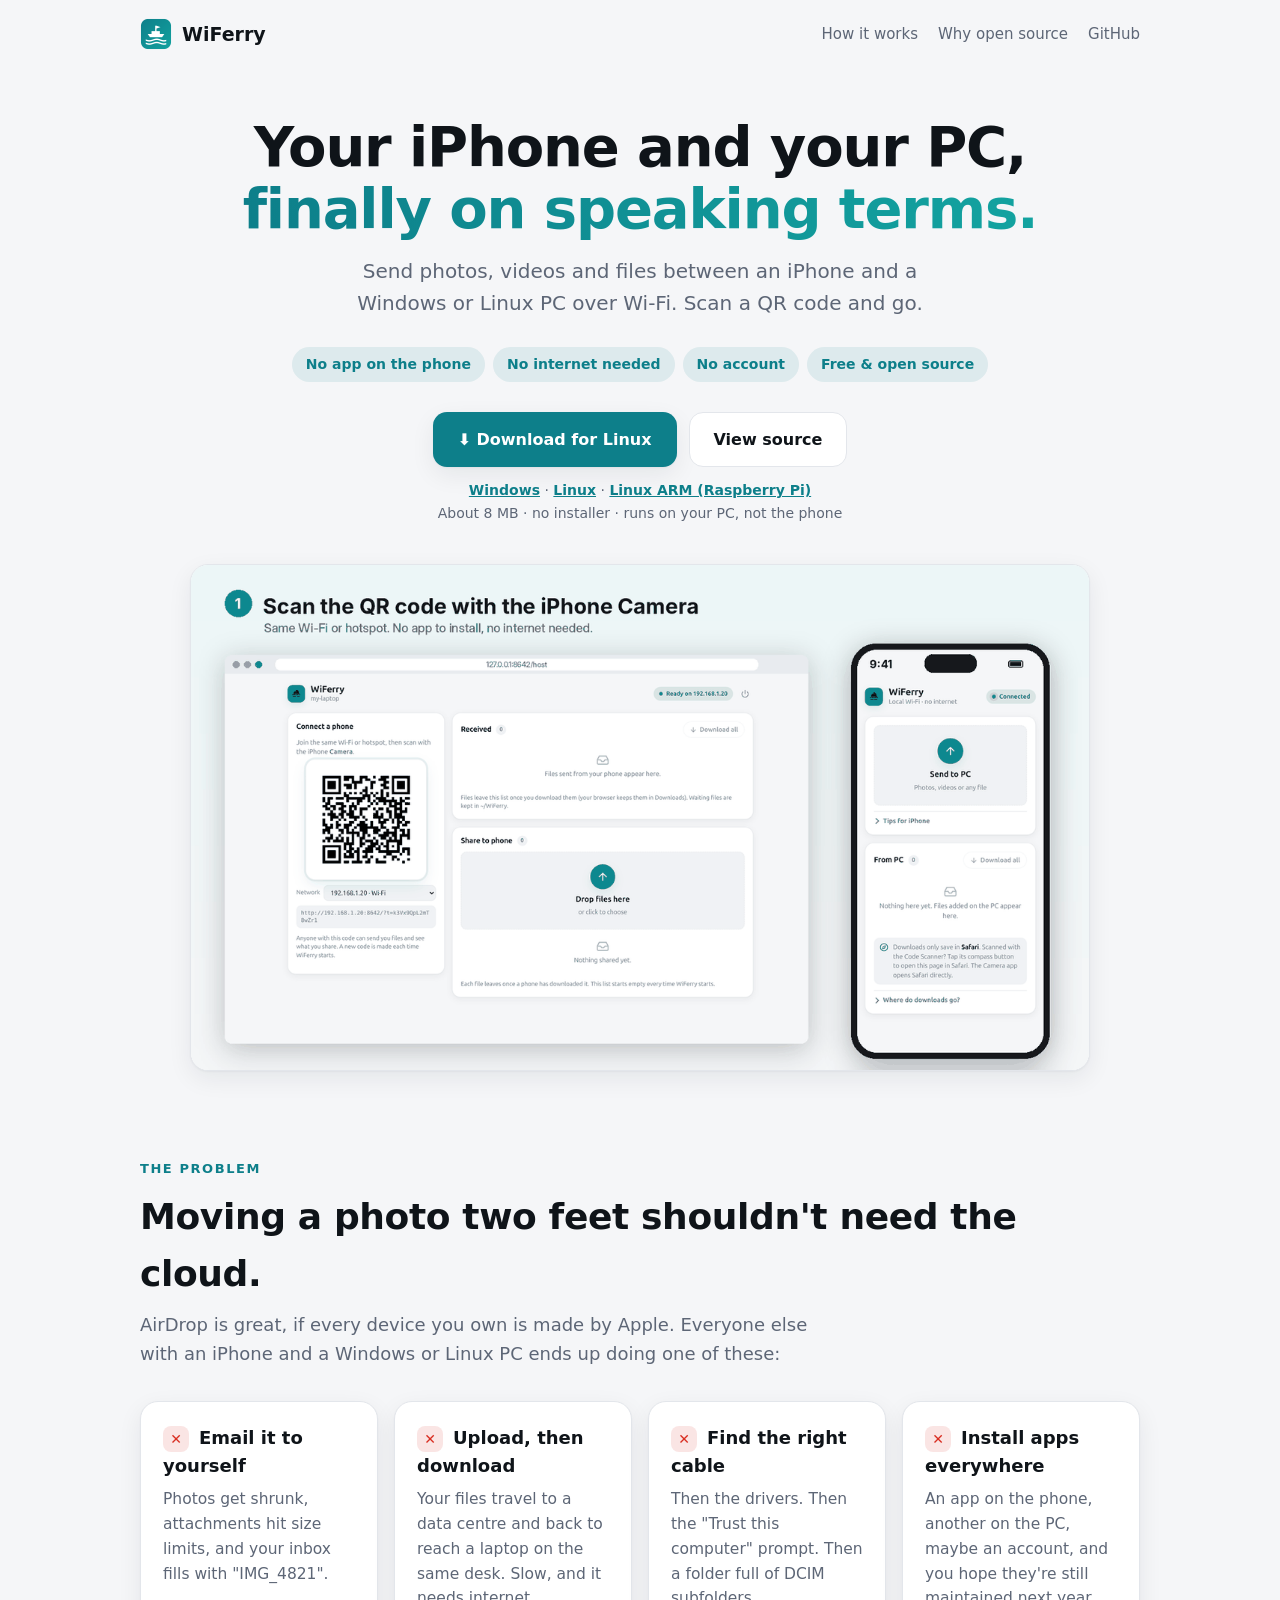
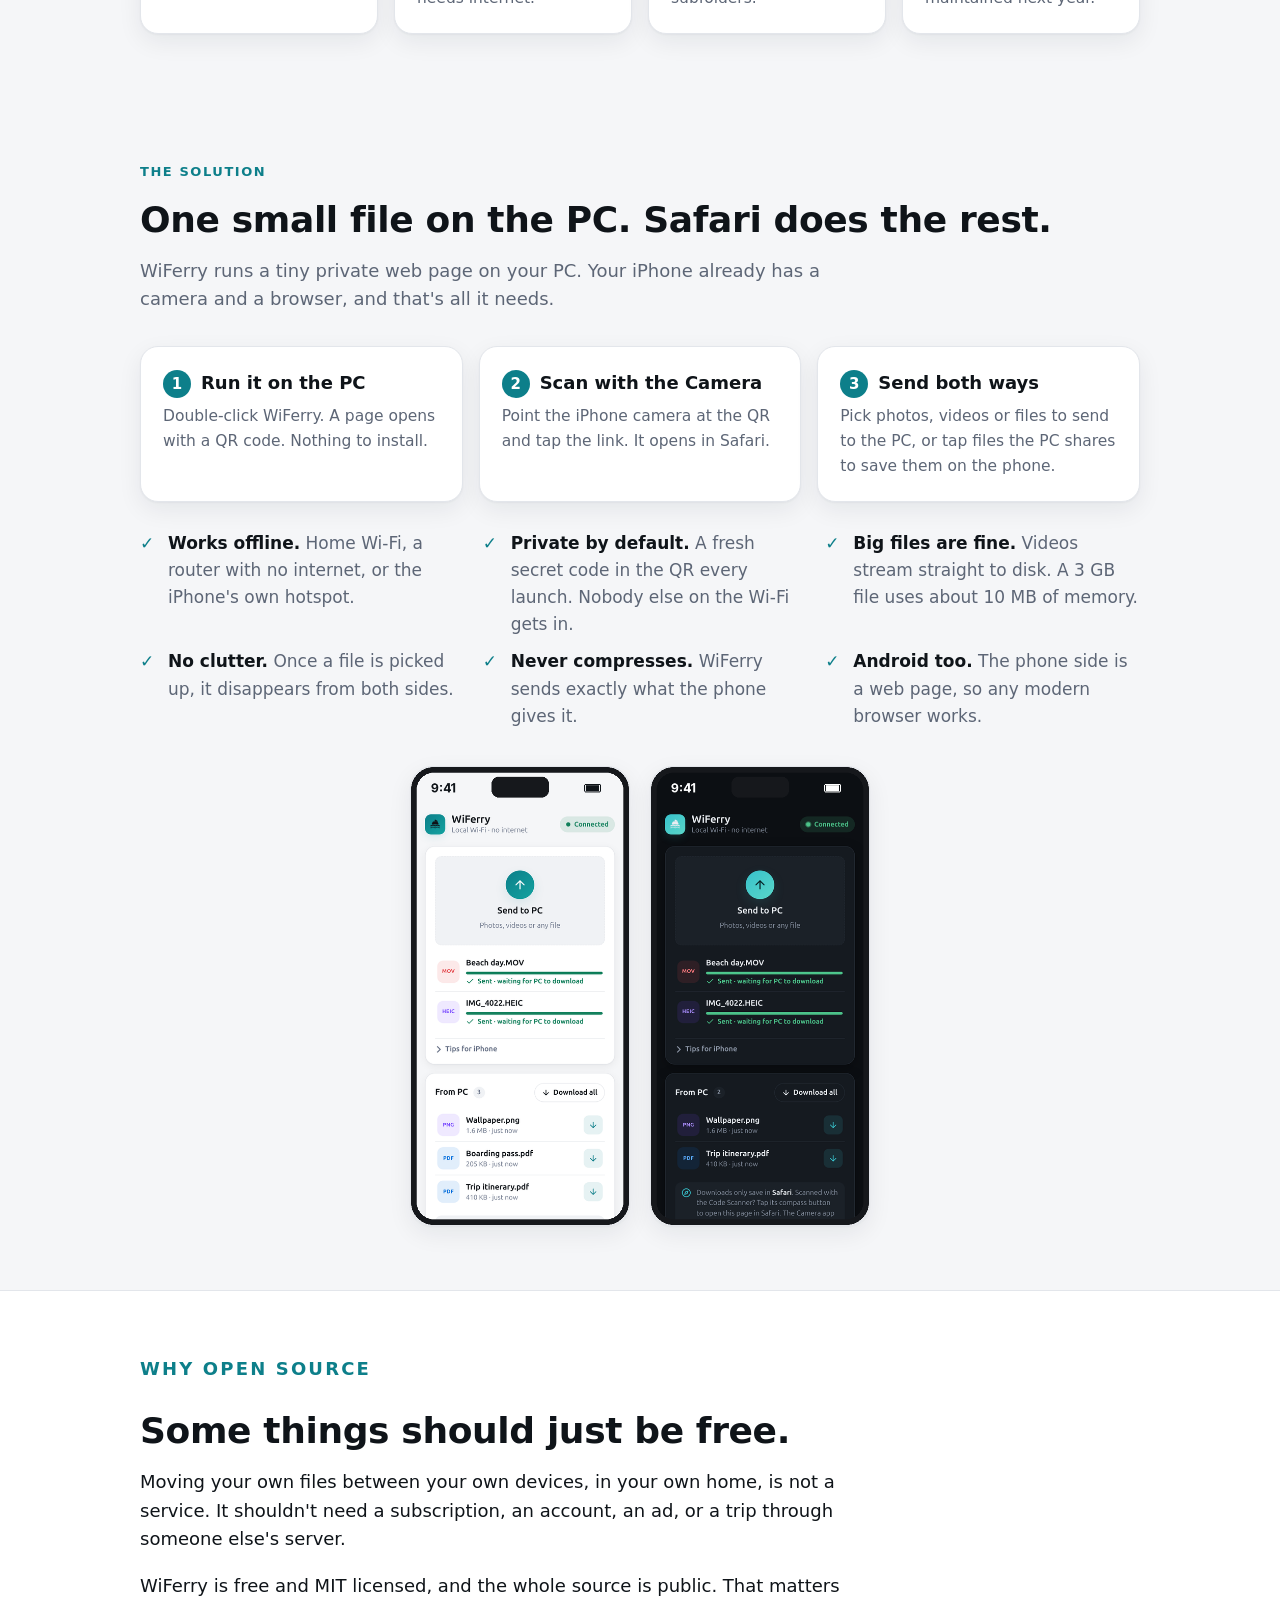
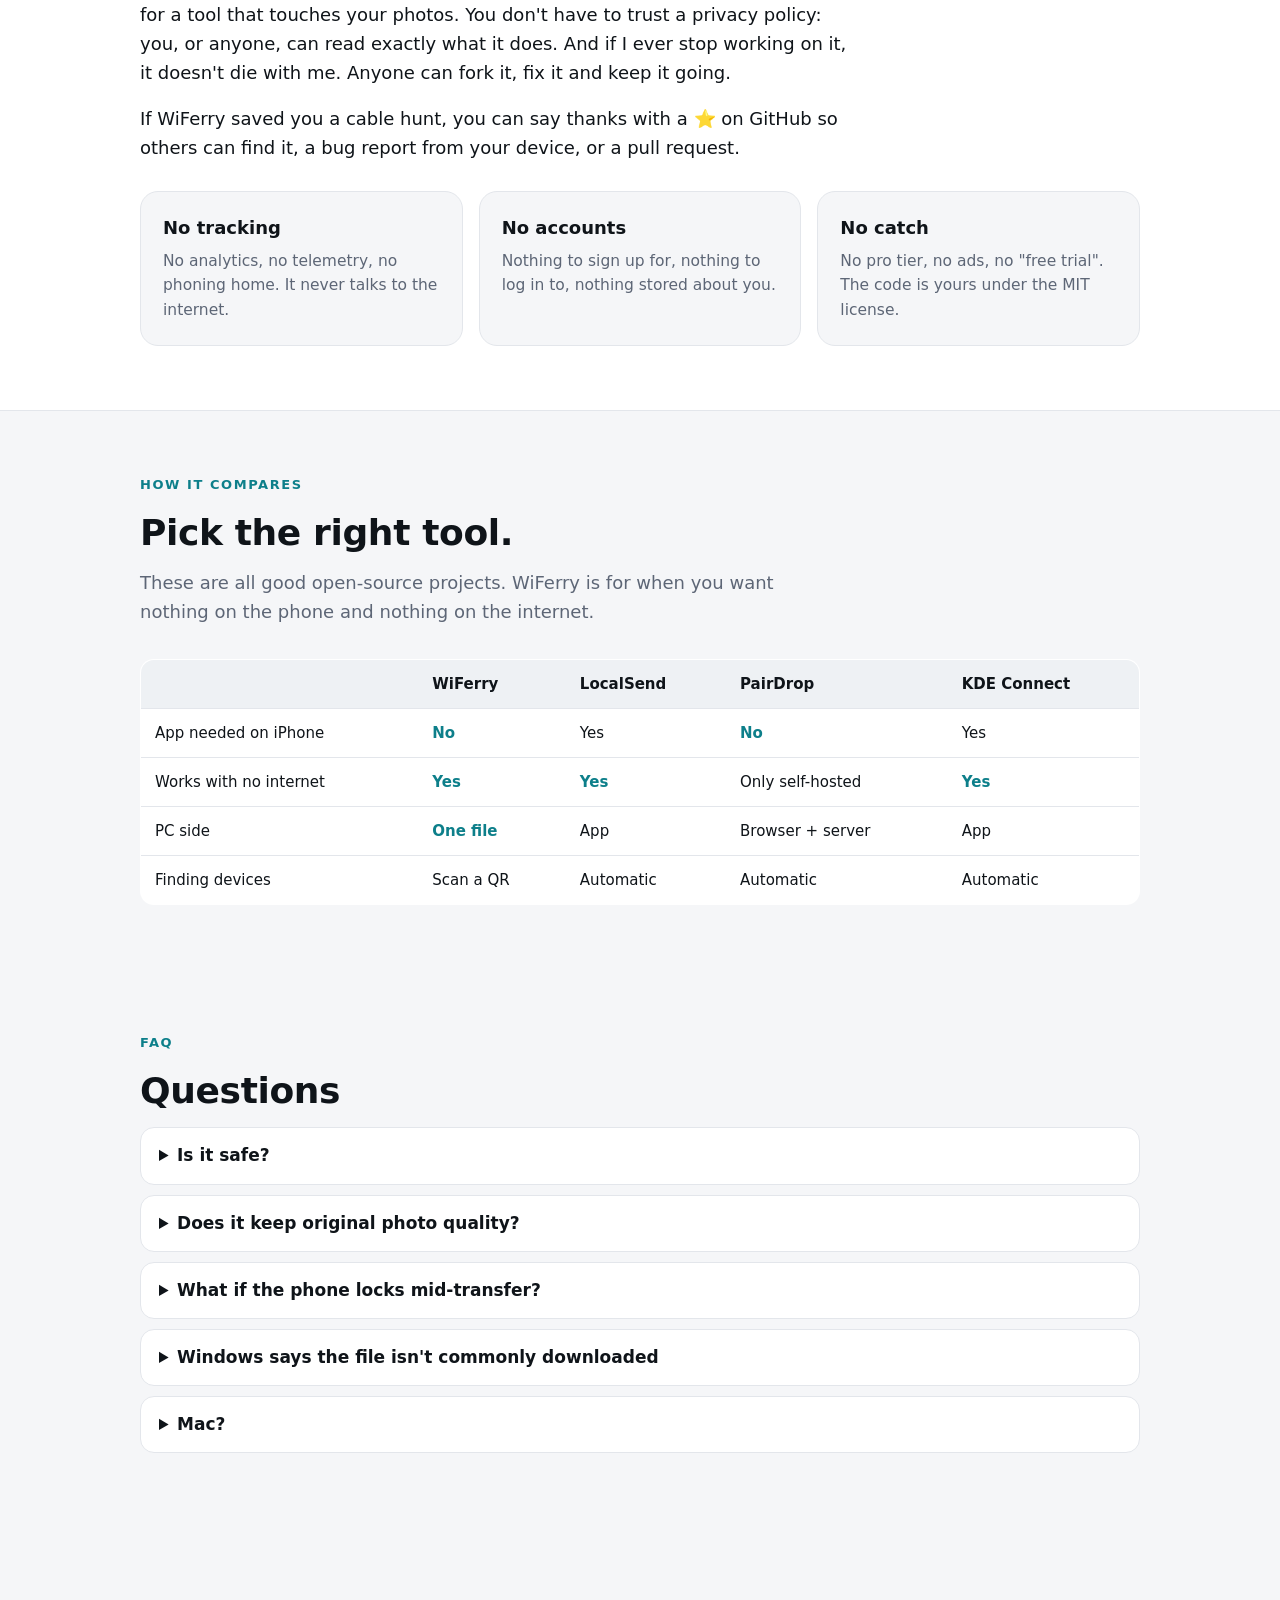
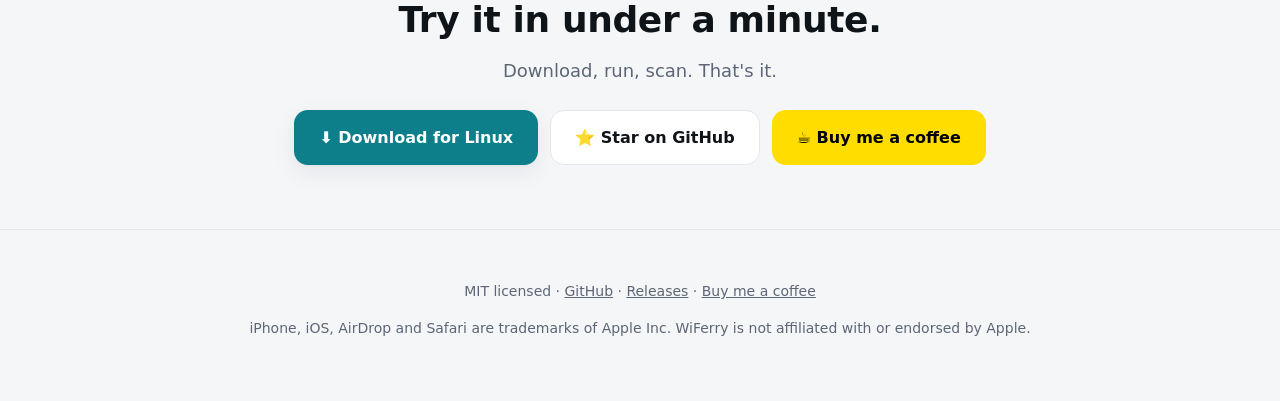
<file: docs/index.html>
<!doctype html>
<html lang="en">
<head>
<meta charset="utf-8">
<meta name="viewport" content="width=device-width, initial-scale=1">
<title>WiFerry · iPhone to PC file transfer over Wi-Fi</title>
<meta name="description" content="Send photos and files between your iPhone and a Windows or Linux PC over Wi-Fi. No app on the phone, no internet, one small file on the PC. Free and open source.">
<meta property="og:title" content="WiFerry">
<meta property="og:description" content="iPhone ↔ Windows/Linux file transfer over Wi-Fi. No app on the phone, no internet. Free and open source.">
<meta property="og:image" content="https://pramesh3.github.io/wiferry/images/social-preview.png">
<meta property="og:url" content="https://pramesh3.github.io/wiferry/">
<meta name="twitter:card" content="summary_large_image">
<link rel="icon" href="images/icon.png">
<style>
:root {
  --bg: #f5f6f8; --surface: #ffffff; --surface-2: #eef1f4;
  --text: #0f1419; --muted: #5d6676; --line: #e3e6eb;
  --accent: #0d7f8a; --accent-2: #13a3a0; --accent-soft: rgba(13,127,138,.1);
  --on-accent: #fff;
  --shadow: 0 1px 2px rgba(16,24,40,.04), 0 8px 24px rgba(16,24,40,.07);
  color-scheme: light dark;
}
@media (prefers-color-scheme: dark) {
  :root {
    --bg: #0c0f13; --surface: #151a20; --surface-2: #1b2128;
    --text: #e8ecf1; --muted: #8f99a8; --line: #252c35;
    --accent: #38c2cc; --accent-2: #5fd6cf; --accent-soft: rgba(56,194,204,.12);
    --on-accent: #06272a;
    --shadow: 0 1px 2px rgba(0,0,0,.3), 0 8px 24px rgba(0,0,0,.35);
  }
}
* { box-sizing: border-box; }
html { scroll-behavior: smooth; }
body {
  margin: 0; background: var(--bg); color: var(--text);
  font: 17px/1.6 system-ui, -apple-system, "Segoe UI", Roboto, Ubuntu, sans-serif;
  -webkit-font-smoothing: antialiased;
}
a { color: var(--accent); }
.wrap { max-width: 1040px; margin: 0 auto; padding: 0 20px; }
nav { display: flex; align-items: center; gap: 12px; padding: 18px 0; }
nav .brand { display: flex; align-items: center; gap: 10px; font-weight: 700; font-size: 19px; color: var(--text); text-decoration: none; }
nav .brand img { width: 32px; height: 32px; border-radius: 8px; }
nav .links { margin-left: auto; display: flex; gap: 20px; font-size: 15px; }
nav .links a { color: var(--muted); text-decoration: none; }
nav .links a:hover { color: var(--text); }

.hero { text-align: center; padding: 48px 0 24px; }
.hero h1 { font-size: clamp(34px, 6vw, 56px); line-height: 1.1; margin: 0 0 16px; letter-spacing: -.02em; }
.hero h1 span { background: linear-gradient(90deg, var(--accent), var(--accent-2)); -webkit-background-clip: text; background-clip: text; color: transparent; }
.hero p.sub { font-size: clamp(17px, 2.4vw, 20px); color: var(--muted); max-width: 640px; margin: 0 auto 28px; }
.pills { display: flex; flex-wrap: wrap; justify-content: center; gap: 8px; margin-bottom: 30px; }
.pill { background: var(--accent-soft); color: var(--accent); padding: 6px 14px; border-radius: 999px; font-size: 14px; font-weight: 600; }
.cta { display: flex; flex-wrap: wrap; justify-content: center; gap: 12px; }
.btn { display: inline-flex; align-items: center; gap: 8px; padding: 14px 24px; border-radius: 14px; font-weight: 650; text-decoration: none; font-size: 16px; border: 1px solid var(--line); color: var(--text); background: var(--surface); }
.btn.primary { background: var(--accent); color: var(--on-accent); border-color: transparent; box-shadow: var(--shadow); }
.btn.coffee { background: #ffdd00; color: #000; border-color: transparent; }
.btn:hover { filter: brightness(1.06); }
.small { font-size: 14px; color: var(--muted); margin-top: 12px; }
.dl-all a { font-weight: 600; }
.demo { margin: 40px auto 0; max-width: 900px; border-radius: 18px; overflow: hidden; box-shadow: var(--shadow); border: 1px solid var(--line); background: var(--surface); }
.demo img { display: block; width: 100%; height: auto; }

section { padding: 64px 0; }
section h2 { font-size: clamp(26px, 4vw, 36px); margin: 0 0 8px; letter-spacing: -.01em; }
.kicker { text-transform: uppercase; letter-spacing: .12em; font-size: 13px; font-weight: 700; color: var(--accent); margin: 0 0 8px; }
.lead { color: var(--muted); font-size: 18px; max-width: 680px; margin: 0 0 32px; }

.grid { display: grid; gap: 16px; grid-template-columns: repeat(auto-fit, minmax(230px, 1fr)); }
.card { background: var(--surface); border: 1px solid var(--line); border-radius: 18px; padding: 22px; box-shadow: var(--shadow); }
.card h3 { margin: 0 0 6px; font-size: 18px; }
.card p { margin: 0; color: var(--muted); font-size: 15.5px; }
.pain .card h3::before { content: "✕"; display: inline-grid; place-items: center; width: 26px; height: 26px; margin-right: 10px; border-radius: 8px; background: rgba(217,45,32,.12); color: #d92d20; font-size: 14px; }

.steps { counter-reset: s; }
.steps .card h3::before { counter-increment: s; content: counter(s); display: inline-grid; place-items: center; width: 28px; height: 28px; margin-right: 10px; border-radius: 50%; background: var(--accent); color: var(--on-accent); font-size: 15px; }
.features { margin-top: 28px; display: grid; gap: 10px 28px; grid-template-columns: repeat(auto-fit, minmax(280px, 1fr)); padding: 0; list-style: none; }
.features li { padding-left: 28px; position: relative; }
.features li::before { content: "✓"; position: absolute; left: 0; color: var(--accent); font-weight: 800; }
.features b { color: var(--text); }
.features li { color: var(--muted); }

.shots { display: flex; gap: 20px; justify-content: center; flex-wrap: wrap; margin-top: 36px; }
.shots img { width: 220px; max-width: 42vw; border-radius: 22px; box-shadow: var(--shadow); border: 1px solid var(--line); }

.why { background: var(--surface); border-top: 1px solid var(--line); border-bottom: 1px solid var(--line); }
.why .body { max-width: 720px; }
.why .body p { font-size: 18px; margin: 0 0 18px; }
.why blockquote { margin: 28px 0; padding: 18px 22px; border-left: 4px solid var(--accent); background: var(--accent-soft); border-radius: 0 14px 14px 0; font-size: 20px; font-weight: 600; }
.promises { margin-top: 28px; }
.promises .card { background: var(--bg); box-shadow: none; }

table { width: 100%; border-collapse: collapse; font-size: 15px; background: var(--surface); border-radius: 14px; overflow: hidden; border: 1px solid var(--line); }
th, td { padding: 12px 14px; text-align: left; border-bottom: 1px solid var(--line); }
th { background: var(--surface-2); font-weight: 650; }
tr:last-child td { border-bottom: 0; }
td.yes { color: var(--accent); font-weight: 650; }
.tablewrap { overflow-x: auto; }

details { background: var(--surface); border: 1px solid var(--line); border-radius: 14px; padding: 14px 18px; margin-bottom: 10px; }
summary { cursor: pointer; font-weight: 650; }
details p { color: var(--muted); margin: 10px 0 0; }

.final { text-align: center; }
footer { padding: 36px 0 48px; color: var(--muted); font-size: 14px; text-align: center; border-top: 1px solid var(--line); }
footer a { color: var(--muted); }
@media (max-width: 560px) {
  nav .links a.hide-sm { display: none; }
  section { padding: 48px 0; }
}
</style>
</head>
<body>
<div class="wrap">
  <nav>
    <a class="brand" href="#"><img src="images/icon.png" alt="">WiFerry</a>
    <div class="links">
      <a class="hide-sm" href="#how">How it works</a>
      <a class="hide-sm" href="#why">Why open source</a>
      <a href="https://github.com/pramesh3/wiferry">GitHub</a>
    </div>
  </nav>

  <header class="hero">
    <h1>Your iPhone and your PC,<br><span>finally on speaking terms.</span></h1>
    <p class="sub">Send photos, videos and files between an iPhone and a Windows or Linux PC over Wi-Fi. Scan a QR code and go.</p>
    <div class="pills">
      <span class="pill">No app on the phone</span>
      <span class="pill">No internet needed</span>
      <span class="pill">No account</span>
      <span class="pill">Free &amp; open source</span>
    </div>
    <div class="cta">
      <a class="btn primary" id="dl" href="https://github.com/pramesh3/wiferry/releases/latest">⬇ Download WiFerry</a>
      <a class="btn" href="https://github.com/pramesh3/wiferry">View source</a>
    </div>
    <p class="small dl-all">
      <a href="https://github.com/pramesh3/wiferry/releases/latest/download/wiferry-windows-amd64.exe">Windows</a> ·
      <a href="https://github.com/pramesh3/wiferry/releases/latest/download/wiferry-linux-amd64">Linux</a> ·
      <a href="https://github.com/pramesh3/wiferry/releases/latest/download/wiferry-linux-arm64">Linux ARM (Raspberry Pi)</a>
      <br>About 8 MB · no installer · runs on your PC, not the phone
    </p>
    <div class="demo"><img src="images/demo.gif" alt="Scan the QR on the PC, send photos from the iPhone, they arrive on the PC, then files go the other way" loading="lazy"></div>
  </header>
</div>

<section id="problem">
  <div class="wrap">
    <p class="kicker">The problem</p>
    <h2>Moving a photo two feet shouldn't need the cloud.</h2>
    <p class="lead">AirDrop is great, if every device you own is made by Apple. Everyone else with an iPhone and a Windows or Linux PC ends up doing one of these:</p>
    <div class="grid pain">
      <div class="card"><h3>Email it to yourself</h3><p>Photos get shrunk, attachments hit size limits, and your inbox fills with "IMG_4821".</p></div>
      <div class="card"><h3>Upload, then download</h3><p>Your files travel to a data centre and back to reach a laptop on the same desk. Slow, and it needs internet.</p></div>
      <div class="card"><h3>Find the right cable</h3><p>Then the drivers. Then the "Trust this computer" prompt. Then a folder full of DCIM subfolders.</p></div>
      <div class="card"><h3>Install apps everywhere</h3><p>An app on the phone, another on the PC, maybe an account, and you hope they're still maintained next year.</p></div>
    </div>
  </div>
</section>

<section id="how">
  <div class="wrap">
    <p class="kicker">The solution</p>
    <h2>One small file on the PC. Safari does the rest.</h2>
    <p class="lead">WiFerry runs a tiny private web page on your PC. Your iPhone already has a camera and a browser, and that's all it needs.</p>
    <div class="grid steps">
      <div class="card"><h3>Run it on the PC</h3><p>Double-click WiFerry. A page opens with a QR code. Nothing to install.</p></div>
      <div class="card"><h3>Scan with the Camera</h3><p>Point the iPhone camera at the QR and tap the link. It opens in Safari.</p></div>
      <div class="card"><h3>Send both ways</h3><p>Pick photos, videos or files to send to the PC, or tap files the PC shares to save them on the phone.</p></div>
    </div>
    <ul class="features">
      <li><b>Works offline.</b> Home Wi-Fi, a router with no internet, or the iPhone's own hotspot.</li>
      <li><b>Private by default.</b> A fresh secret code in the QR every launch. Nobody else on the Wi-Fi gets in.</li>
      <li><b>Big files are fine.</b> Videos stream straight to disk. A 3 GB file uses about 10 MB of memory.</li>
      <li><b>No clutter.</b> Once a file is picked up, it disappears from both sides.</li>
      <li><b>Never compresses.</b> WiFerry sends exactly what the phone gives it.</li>
      <li><b>Android too.</b> The phone side is a web page, so any modern browser works.</li>
    </ul>
    <div class="shots">
      <img src="images/phone.png" alt="WiFerry on an iPhone, light mode" loading="lazy">
      <img src="images/phone-dark.png" alt="WiFerry on an iPhone, dark mode" loading="lazy">
    </div>
  </div>
</section>

<section id="why" class="why">
  <div class="wrap">
    <div class="body">
      <p class="kicker">Why open source</p>
      <h2>Some things should just be free.</h2>
      <p>Moving your own files between your own devices, in your own home, is not a service. It shouldn't need a subscription, an account, an ad, or a trip through someone else's server.</p>
      <p>WiFerry is free and MIT licensed, and the whole source is public. That matters for a tool that touches your photos. You don't have to trust a privacy policy: you, or anyone, can read exactly what it does. And if I ever stop working on it, it doesn't die with me. Anyone can fork it, fix it and keep it going.</p>
      <p>If WiFerry saved you a cable hunt, you can say thanks with a ⭐ on GitHub so others can find it, a bug report from your device, or a pull request.</p>
    </div>
    <div class="grid promises">
      <div class="card"><h3>No tracking</h3><p>No analytics, no telemetry, no phoning home. It never talks to the internet.</p></div>
      <div class="card"><h3>No accounts</h3><p>Nothing to sign up for, nothing to log in to, nothing stored about you.</p></div>
      <div class="card"><h3>No catch</h3><p>No pro tier, no ads, no "free trial". The code is yours under the MIT license.</p></div>
    </div>
  </div>
</section>

<section id="compare">
  <div class="wrap">
    <p class="kicker">How it compares</p>
    <h2>Pick the right tool.</h2>
    <p class="lead">These are all good open-source projects. WiFerry is for when you want nothing on the phone and nothing on the internet.</p>
    <div class="tablewrap">
      <table>
        <tr><th></th><th>WiFerry</th><th>LocalSend</th><th>PairDrop</th><th>KDE Connect</th></tr>
        <tr><td>App needed on iPhone</td><td class="yes">No</td><td>Yes</td><td class="yes">No</td><td>Yes</td></tr>
        <tr><td>Works with no internet</td><td class="yes">Yes</td><td class="yes">Yes</td><td>Only self-hosted</td><td class="yes">Yes</td></tr>
        <tr><td>PC side</td><td class="yes">One file</td><td>App</td><td>Browser + server</td><td>App</td></tr>
        <tr><td>Finding devices</td><td>Scan a QR</td><td>Automatic</td><td>Automatic</td><td>Automatic</td></tr>
      </table>
    </div>
  </div>
</section>

<section id="faq">
  <div class="wrap">
    <p class="kicker">FAQ</p>
    <h2>Questions</h2>
    <details><summary>Is it safe?</summary><p>Each launch makes a new random code inside the QR. Without it, other devices on the Wi-Fi see "Not connected". Phones can only send files and fetch what you chose to share; they can't browse your PC. Traffic is plain HTTP on your local network, so use it on networks you trust, like home or your own hotspot.</p></details>
    <details><summary>Does it keep original photo quality?</summary><p>WiFerry never compresses. Photos keep full resolution, though iOS may convert HEIC to JPEG when you pick from Photos. For exact originals, save them to Files first and use Choose File.</p></details>
    <details><summary>What if the phone locks mid-transfer?</summary><p>That file stops cleanly and gets a Retry button; finished files stay done. Keep the screen on for big videos. Resumable uploads are on the roadmap.</p></details>
    <details><summary>Windows says the file isn't commonly downloaded</summary><p>WiFerry is new and not code-signed yet. In Edge's Downloads, click the ⌄ next to Delete → Keep anyway. If a blue SmartScreen box appears, click More info → Run anyway.</p></details>
    <details><summary>Mac?</summary><p>Not released yet. It builds on macOS from source, and testers are welcome.</p></details>
  </div>
</section>

<section class="final">
  <div class="wrap">
    <h2>Try it in under a minute.</h2>
    <p class="lead" style="margin: 8px auto 24px;">Download, run, scan. That's it.</p>
    <div class="cta">
      <a class="btn primary" id="dl2" href="https://github.com/pramesh3/wiferry/releases/latest">⬇ Download WiFerry</a>
      <a class="btn" href="https://github.com/pramesh3/wiferry">⭐ Star on GitHub</a>
      <a class="btn coffee" href="https://buymeacoffee.com/pramesh3">☕ Buy me a coffee</a>
    </div>
  </div>
</section>

<footer>
  <div class="wrap">
    <p>MIT licensed · <a href="https://github.com/pramesh3/wiferry">GitHub</a> · <a href="https://github.com/pramesh3/wiferry/releases">Releases</a> · <a href="https://buymeacoffee.com/pramesh3">Buy me a coffee</a></p>
    <p>iPhone, iOS, AirDrop and Safari are trademarks of Apple Inc. WiFerry is not affiliated with or endorsed by Apple.</p>
  </div>
</footer>

<script>
(function () {
  var base = "https://github.com/pramesh3/wiferry/releases/latest/download/";
  var ua = navigator.userAgent, file = null, label = null;
  if (/Windows/i.test(ua)) { file = "wiferry-windows-amd64.exe"; label = "for Windows"; }
  else if (/Linux/i.test(ua) && !/Android/i.test(ua)) {
    var arm = /aarch64|arm/i.test(ua);
    file = arm ? "wiferry-linux-arm64" : "wiferry-linux-amd64"; label = arm ? "for Linux (ARM)" : "for Linux";
  }
  if (!file) return;
  ["dl", "dl2"].forEach(function (id) {
    var a = document.getElementById(id);
    a.href = base + file; a.textContent = "⬇ Download " + label;
  });
})();
</script>
</body>
</html>
</file>
